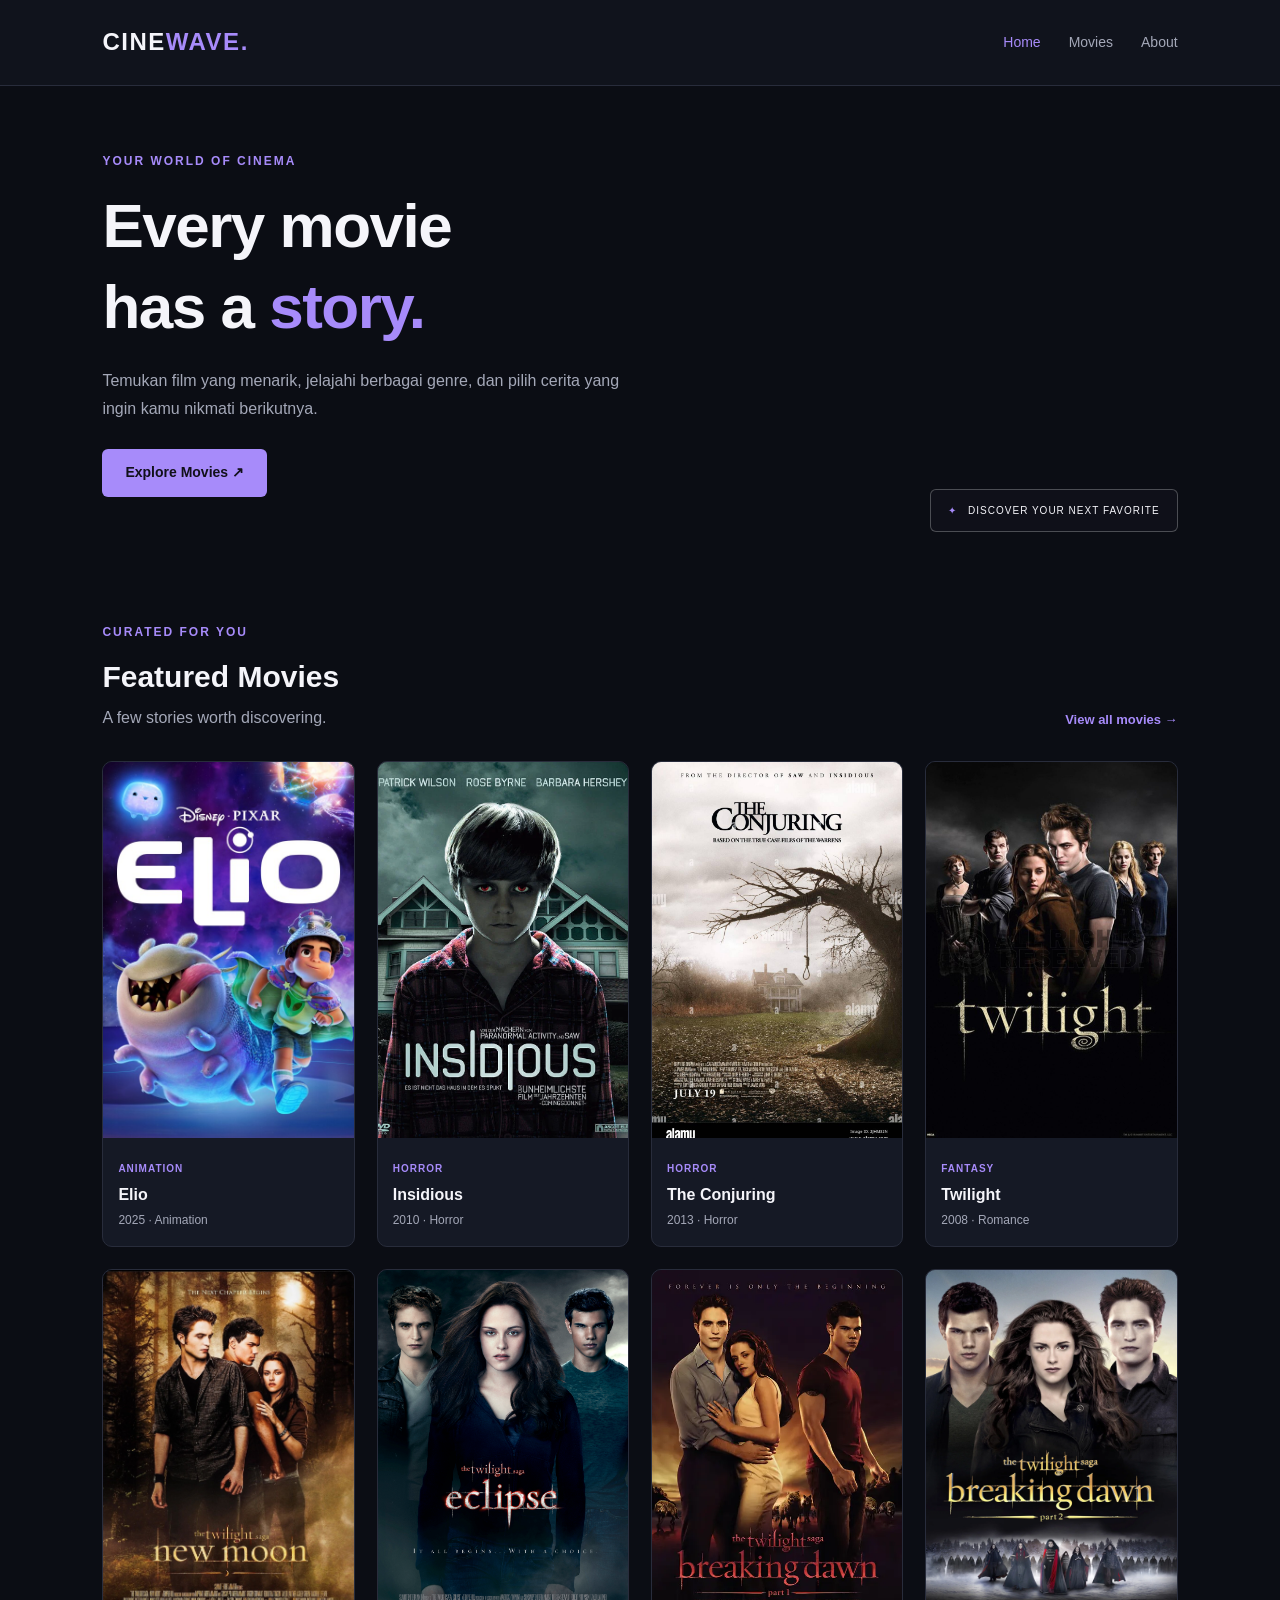
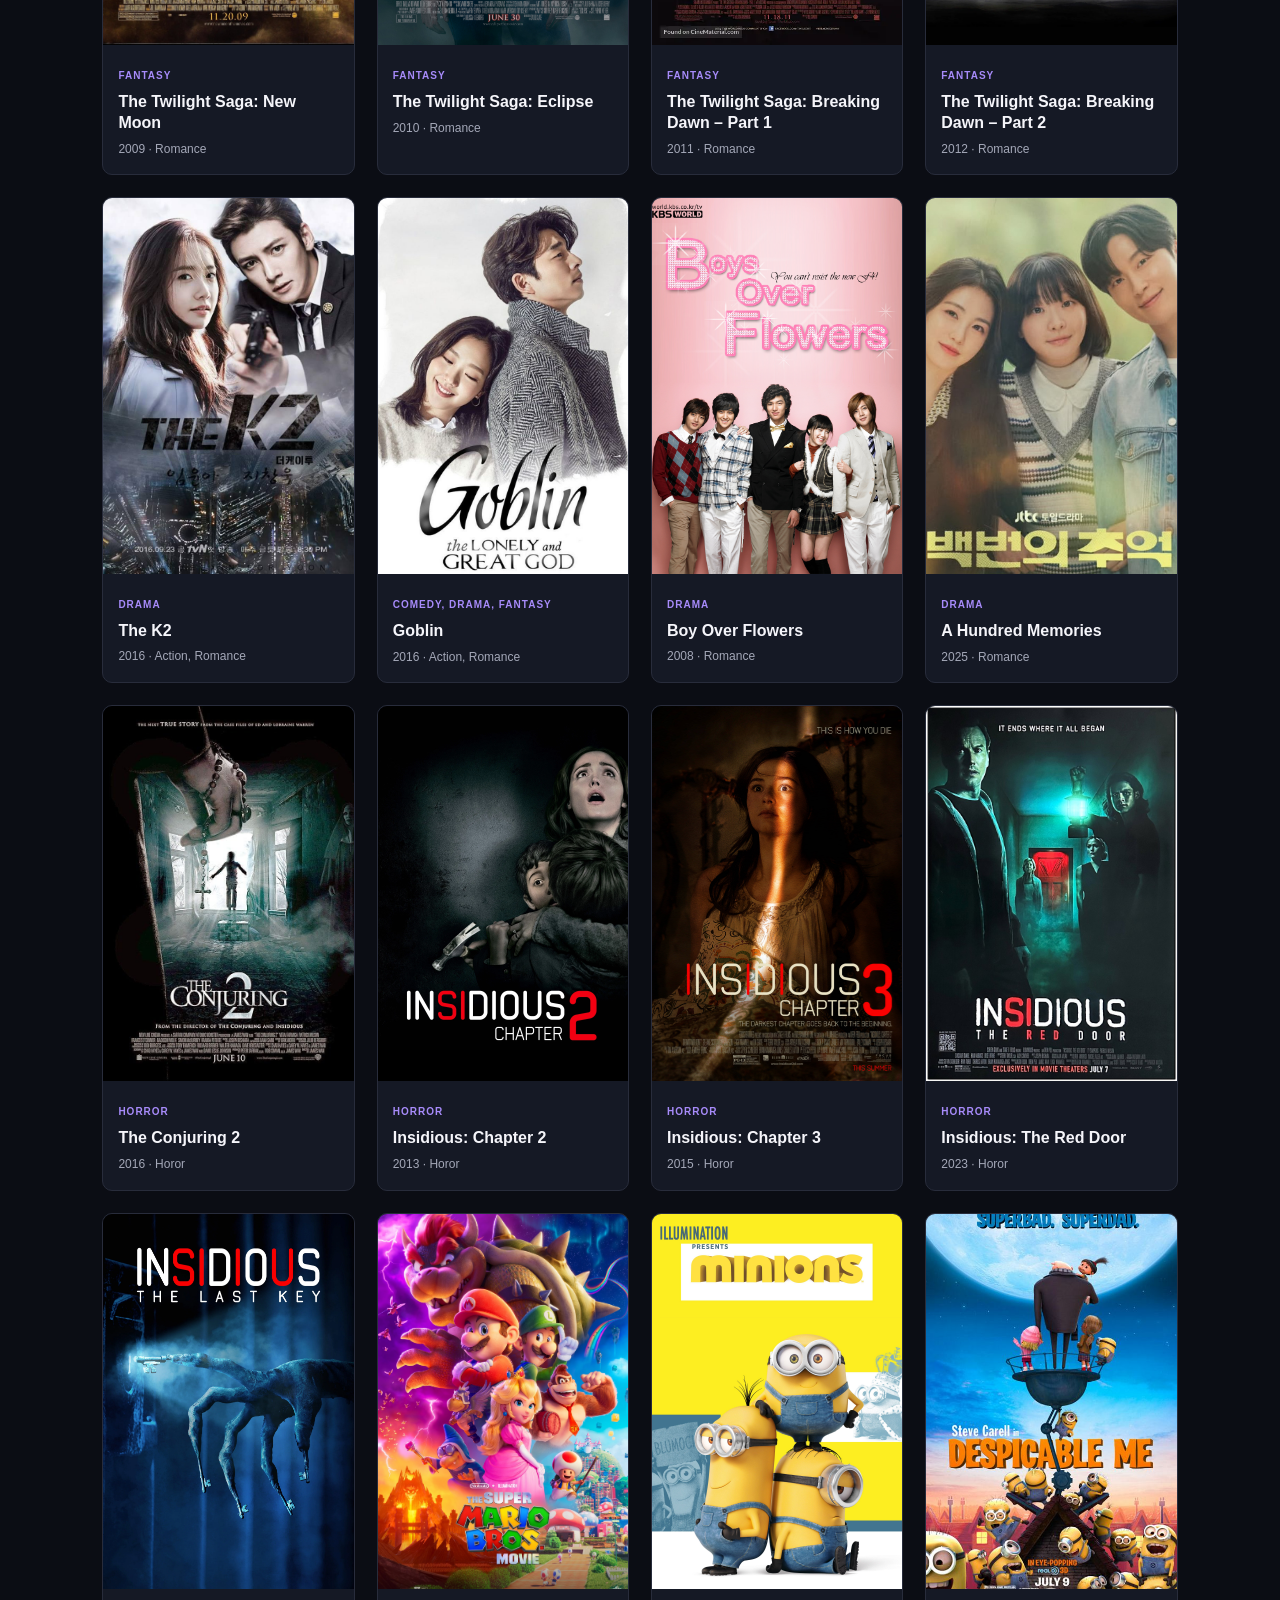
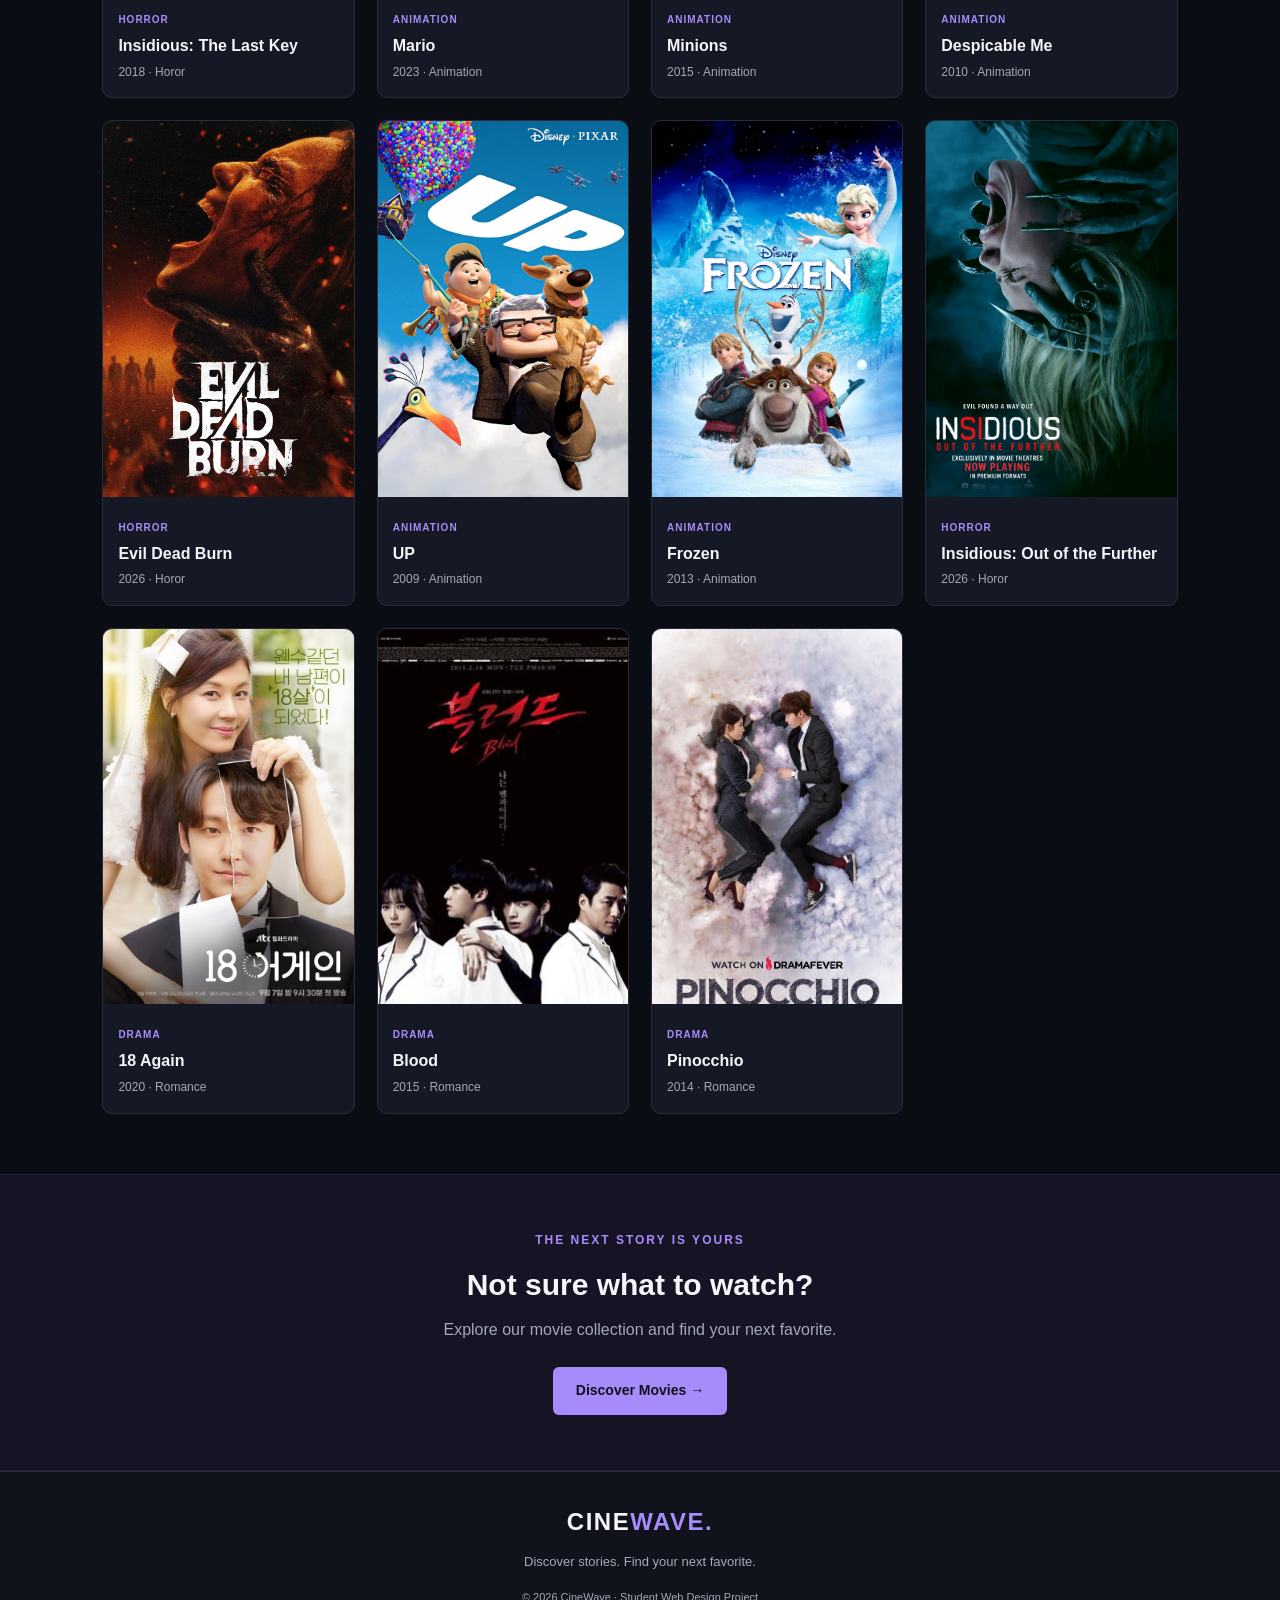
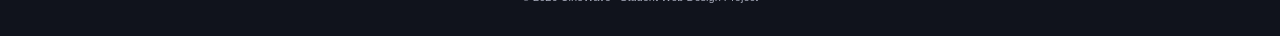
<file: index.html>
<!DOCTYPE html>
<html lang="id">
<head>
    <meta charset="UTF-8">
    <meta name="viewport" content="width=device-width, initial-scale=1.0">
    <title>CineWave | Home</title>
    <link rel="stylesheet" href="style.css">
</head>
<body>

<header class="navbar">
    <a href="index.html" class="logo">CINE<span>WAVE.</span></a>
    <nav>
        <a href="index.html" class="active">Home</a>
        <a href="film.html">Movies</a>
        <a href="profil.html">About</a>
    </nav>
</header>

<main>
    <section class="hero">
        <div class="hero-content">
            <p class="tag">YOUR WORLD OF CINEMA</p>
            <h1>Every movie<br>has a <span>story.</span></h1>
            <p>
                Temukan film yang menarik, jelajahi berbagai genre,
                dan pilih cerita yang ingin kamu nikmati berikutnya.
            </p>
            <a href="film.html" class="button">Explore Movies ↗</a>
        </div>
        <div class="hero-badge">
            <span>✦</span> DISCOVER YOUR NEXT FAVORITE
        </div>
    </section>

    <section class="section">
        <div class="section-top">
            <div>
                <p class="tag">CURATED FOR YOU</p>
                <h2>Featured Movies</h2>
                <p class="muted">A few stories worth discovering.</p>
            </div>
            <a href="film.html" class="text-link">View all movies →</a>
        </div>

        
<div class="movie-grid">

    <article class="movie-card">
        <img src="images/elio.jpeg" alt="Poster Elio"
             onerror="this.onerror=null;this.src='images/elio.jpg';">
        <div class="movie-info">
            <span class="genre">ANIMATION</span>
            <h3>Elio</h3>
            <p>2025 · Animation</p>
        </div>
    </article>

    <article class="movie-card">
        <img src="images/insidious.webp" alt="Poster Insidious">
        <div class="movie-info">
            <span class="genre">HORROR</span>
            <h3>Insidious</h3>
            <p>2010 · Horror</p>
        </div>
    </article>

    <article class="movie-card">
        <img src="images/conjuring 1.jpg" alt="Poster The Conjuring">
        <div class="movie-info">
            <span class="genre">HORROR</span>
            <h3>The Conjuring</h3>
            <p>2013 · Horror</p>
        </div>
    </article>

    <article class="movie-card">
        <img src="images/twiliight.jpg" alt="Poster Twilight">
        <div class="movie-info">
            <span class="genre">FANTASY</span>
            <h3>Twilight</h3>
            <p>2008 · Romance</p>
        </div>
    </article>

    <article class="movie-card">
        <img src="images/twilight2.jpg" alt="Poster Twilight">
        <div class="movie-info">
            <span class="genre">FANTASY</span>
            <h3>The Twilight Saga: New Moon</h3>
            <p>2009 · Romance</p>
        </div>
    </article>
    <article class="movie-card">
        <img src="images/twilight3.jpg" alt="Poster Twilight">
        <div class="movie-info">
            <span class="genre">FANTASY</span>
            <h3>The Twilight Saga: Eclipse</h3>
            <p>2010 · Romance</p>
        </div>
    </article>
    <article class="movie-card">
        <img src="images/twilight4.webp" alt="Poster Twilight">
        <div class="movie-info">
            <span class="genre">FANTASY</span>
            <h3>The Twilight Saga: Breaking Dawn – Part 1</h3>
            <p>2011 · Romance</p>
        </div>
    </article>
    <article class="movie-card">
        <img src="images/twilight5.webp" alt="Poster Twilight">
        <div class="movie-info">
            <span class="genre">FANTASY</span>
            <h3>The Twilight Saga: Breaking Dawn – Part 2</h3>
            <p>2012 · Romance</p>
        </div>
    </article>
<article class="movie-card">
        <img src="images/thek2.jpg" alt="Poster The K2">
        <div class="movie-info">
            <span class="genre">DRAMA</span>
            <h3>The K2</h3>
            <p>2016 · Action, Romance</p>
        </div>
    </article>
    <article class="movie-card">
        <img src="images/goblin.jpg" alt="Poster Goblin">
        <div class="movie-info">
            <span class="genre">COMEDY, DRAMA, FANTASY</span>
            <h3>Goblin</h3>
            <p>2016 · Action, Romance</p>
        </div>
    </article>
    <article class="movie-card">
        <img src="images/bof.jpg" alt="Poster Boy Over Flowers">
        <div class="movie-info">
            <span class="genre">DRAMA</span>
            <h3>Boy Over Flowers</h3>
            <p>2008 · Romance</p>
        </div>
    </article>
    <article class="movie-card">
        <img src="images/atm.jpg" alt="Poster A Haundred Memories">
        <div class="movie-info">
            <span class="genre">DRAMA</span>
            <h3>A Hundred Memories</h3>
            <p>2025 · Romance</p>
        </div>
    </article>
    <article class="movie-card">
        <img src="images/conjuring 2.jpg" alt="Poster conjuring 2">
        <div class="movie-info">
            <span class="genre">HORROR</span>
            <h3>The Conjuring 2</h3>
            <p>2016 · Horor</p>
        </div>
    </article>
    <article class="movie-card">
        <img src="images/insidious 2.webp" alt="Poster insidious">
        <div class="movie-info">
            <span class="genre">HORROR</span>
            <h3>Insidious: Chapter 2</h3>
            <p>2013 · Horor</p>
        </div>
    </article>
    <article class="movie-card">
        <img src="images/insidious 3.jpg" alt="Poster insidious">
        <div class="movie-info">
            <span class="genre">HORROR</span>
            <h3>Insidious: Chapter 3</h3>
            <p>2015 · Horor</p>
        </div>
    </article>
    <article class="movie-card">
        <img src="images/insidious red door final.jpg" alt="Poster insidious">
        <div class="movie-info">
            <span class="genre">HORROR</span>
            <h3>Insidious: The Red Door</h3>
            <p>2023 · Horor</p>
        </div>
    </article>
    <article class="movie-card">
        <img src="images/thelastkey.webp" alt="Poster insidious">
        <div class="movie-info">
            <span class="genre">HORROR</span>
            <h3>Insidious: The Last Key</h3>
            <p>2018 · Horor</p>
        </div>
    </article>
    <article class="movie-card">
        <img src="images/mario.jpg" alt="Poster Mario">
        <div class="movie-info">
            <span class="genre">ANIMATION</span>
            <h3>Mario</h3>
            <p>2023 · Animation</p>
        </div>
    </article>
    <article class="movie-card">
        <img src="images/minions1.jpg" alt="Poster minions1">
        <div class="movie-info">
            <span class="genre">ANIMATION</span>
            <h3>Minions</h3>
            <p>2015 · Animation</p>
        </div>
    </article>
    <article class="movie-card">
        <img src="images/Despicable Me Poster.jpg" alt="Poster minions1">
        <div class="movie-info">
            <span class="genre">ANIMATION</span>
            <h3>Despicable Me</h3>
            <p>2010 · Animation</p>
        </div>
    </article>
    <article class="movie-card">
        <img src="images/evildeadburn2.webp" alt="Poster Evil Dead Burn">
        <div class="movie-info">
            <span class="genre">HORROR</span>
            <h3>Evil Dead Burn</h3>
            <p>2026 · Horor</p>
        </div>
    </article>
    <article class="movie-card">
        <img src="images/up.jpg" alt="Poster up">
        <div class="movie-info">
            <span class="genre">ANIMATION</span>
            <h3>UP</h3>
            <p>2009 · Animation</p>
        </div>
    </article>
    <article class="movie-card">
        <img src="images/frozen-franchise-poster.avif" alt="Poster frozen">
        <div class="movie-info">
            <span class="genre">ANIMATION</span>
            <h3>Frozen</h3>
            <p>2013 · Animation</p>
        </div>
    </article>
    <article class="movie-card">
        <img src="images/insidious terbaru.jpg" alt="Poster insidious">
        <div class="movie-info">
            <span class="genre">HORROR</span>
            <h3>Insidious: Out of the Further</h3>
            <p>2026 · Horor</p>
        </div>
    </article>
    <article class="movie-card">
        <img src="images/18-again-poster.jpg" alt="Poster again">
        <div class="movie-info">
            <span class="genre">DRAMA</span>
            <h3>18 Again</h3>
            <p>2020 · Romance</p>
        </div>
    </article>
    <article class="movie-card">
        <img src="images/Bloodkdrama.jpg" alt="Poster blood">
        <div class="movie-info">
            <span class="genre">DRAMA</span>
            <h3>Blood</h3>
            <p>2015 · Romance</p>
        </div>
    </article>
    <article class="movie-card">
        <img src="images/pinochhio.webp" alt="pinochhio">
        <div class="movie-info">
            <span class="genre">DRAMA</span>
            <h3>Pinocchio</h3>
            <p>2014 · Romance</p>
        </div>
    </article>

</div>
    </section>

    <section class="discover">
        <p class="tag">THE NEXT STORY IS YOURS</p>
        <h2>Not sure what to watch?</h2>
        <p>Explore our movie collection and find your next favorite.</p>
        <a href="film.html" class="button">Discover Movies →</a>
    </section>
</main>

<footer>
    <a href="index.html" class="logo">CINE<span>WAVE.</span></a>
    <p>Discover stories. Find your next favorite.</p>
    <p class="copyright">© 2026 CineWave · Student Web Design Project</p>
</footer>

</body>
</html>
</file>
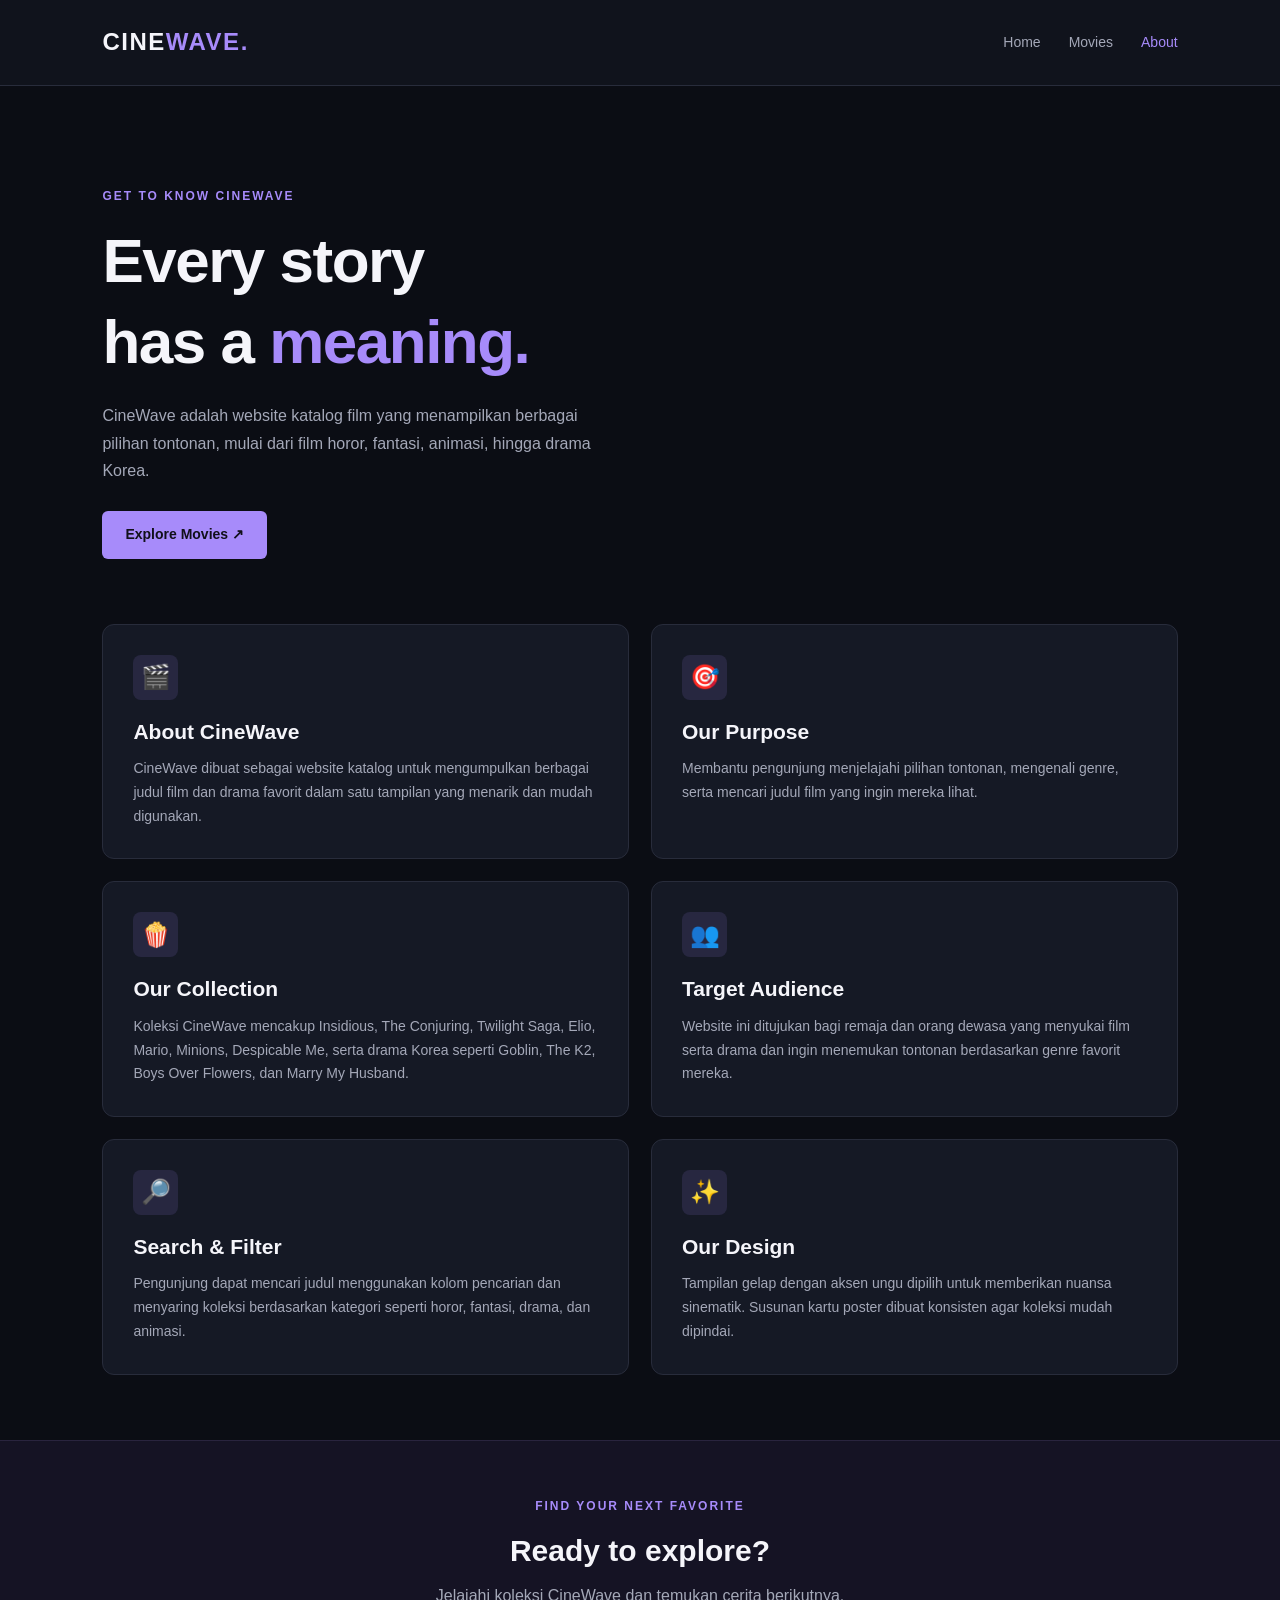
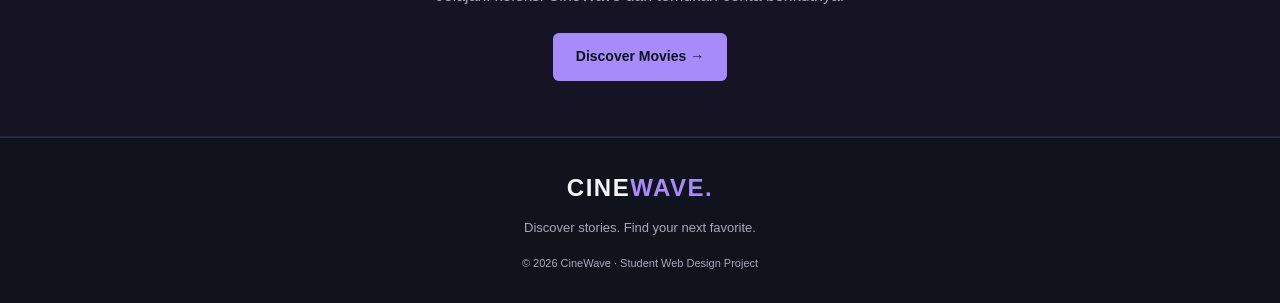
<file: profil.html>
<!DOCTYPE html>
<html lang="id">
<head>
    <meta charset="UTF-8">
    <meta name="viewport" content="width=device-width, initial-scale=1.0">
    <title>CineWave | About</title>
    <link rel="stylesheet" href="style.css">
</head>
<body>

<header class="navbar">
    <a href="index.html" class="logo">CINE<span>WAVE.</span></a>
    <nav>
        <a href="index.html">Home</a>
        <a href="film.html">Movies</a>
        <a href="profil.html" class="active">About</a>
    </nav>
</header>

<main class="about-page">

    <section class="about-hero">
        <p class="tag">GET TO KNOW CINEWAVE</p>
        <h1>Every story<br>has a <span>meaning.</span></h1>
        <p>
            CineWave adalah website katalog film yang menampilkan
            berbagai pilihan tontonan, mulai dari film horor,
            fantasi, animasi, hingga drama Korea.
        </p>
        <a href="film.html" class="button">Explore Movies ↗</a>
    </section>

    <section class="about-grid">

        <article class="about-card">
            <div class="about-icon">🎬</div>
            <h2>About CineWave</h2>
            <p>
                CineWave dibuat sebagai website katalog untuk
                mengumpulkan berbagai judul film dan drama favorit
                dalam satu tampilan yang menarik dan mudah digunakan.
            </p>
        </article>

        <article class="about-card">
            <div class="about-icon">🎯</div>
            <h2>Our Purpose</h2>
            <p>
                Membantu pengunjung menjelajahi pilihan tontonan,
                mengenali genre, serta mencari judul film yang
                ingin mereka lihat.
            </p>
        </article>

        <article class="about-card">
            <div class="about-icon">🍿</div>
            <h2>Our Collection</h2>
            <p>
                Koleksi CineWave mencakup Insidious, The Conjuring,
                Twilight Saga, Elio, Mario, Minions, Despicable Me,
                serta drama Korea seperti Goblin, The K2,
                Boys Over Flowers, dan Marry My Husband.
            </p>
        </article>

        <article class="about-card">
            <div class="about-icon">👥</div>
            <h2>Target Audience</h2>
            <p>
                Website ini ditujukan bagi remaja dan orang dewasa
                yang menyukai film serta drama dan ingin menemukan
                tontonan berdasarkan genre favorit mereka.
            </p>
        </article>

        <article class="about-card">
            <div class="about-icon">🔎</div>
            <h2>Search & Filter</h2>
            <p>
                Pengunjung dapat mencari judul menggunakan kolom
                pencarian dan menyaring koleksi berdasarkan kategori
                seperti horor, fantasi, drama, dan animasi.
            </p>
        </article>

        <article class="about-card">
            <div class="about-icon">✨</div>
            <h2>Our Design</h2>
            <p>
                Tampilan gelap dengan aksen ungu dipilih untuk
                memberikan nuansa sinematik. Susunan kartu poster
                dibuat konsisten agar koleksi mudah dipindai.
            </p>
        </article>

    </section>

</main>

<section class="discover">
    <p class="tag">FIND YOUR NEXT FAVORITE</p>
    <h2>Ready to explore?</h2>
    <p>Jelajahi koleksi CineWave dan temukan cerita berikutnya.</p>
    <a href="film.html" class="button">Discover Movies →</a>
</section>

<footer>
    <a href="index.html" class="logo">CINE<span>WAVE.</span></a>
    <p>Discover stories. Find your next favorite.</p>
    <p class="copyright">© 2026 CineWave · Student Web Design Project</p>
</footer>

</body>
</html>
</file>
<file: style.css>
/* ===== DASAR ===== */
* {
    margin: 0;
    padding: 0;
    box-sizing: border-box;
}

:root {
    --bg: #0b0d14;
    --surface: #151925;
    --text: #f5f5fa;
    --muted: #a4a8b8;
    --accent: #a78bfa;
    --border: #282c3b;
}

body {
    font-family: Arial, Helvetica, sans-serif;
    background: var(--bg);
    color: var(--text);
    line-height: 1.7;
}

a {
    text-decoration: none;
    color: inherit;
}

img {
    display: block;
    max-width: 100%;
}

h1, h2, h3 {
    line-height: 1.3;
}

.logo {
    font-size: 24px;
    font-weight: 900;
    letter-spacing: 1.5px;
}

.logo span,
.hero h1 span,
.catalog h1 span,
.about-hero h1 span {
    color: var(--accent);
}

/* ===== NAVIGASI ===== */
.navbar {
    display: flex;
    align-items: center;
    justify-content: space-between;
    gap: 20px;
    padding: 22px 8%;
    background: #10131c;
    border-bottom: 1px solid var(--border);
}

nav {
    display: flex;
    gap: 28px;
}

nav a {
    color: var(--muted);
    font-size: 14px;
    transition: color 0.3s;
}

nav a:hover,
nav a.active {
    color: var(--accent);
}

/* ===== HERO HOME ===== */
.hero {
    position: relative;
    min-height: 470px;
    display: flex;
    align-items: center;
    padding: 65px 8%;
    background:
        linear-gradient(90deg, #0b0d14 5%, #0b0d14e8 52%, #0b0d1470),
        url("https://images.unsplash.com/photo-1489599849927-2ee91cede3ba?auto=format&fit=crop&w=1600&q=85")
        center/cover;
}

.hero-content {
    max-width: 570px;
}

.tag {
    color: var(--accent);
    font-size: 12px;
    font-weight: bold;
    letter-spacing: 2px;
    margin-bottom: 15px;
}

.hero h1,
.about-hero h1 {
    font-size: clamp(38px, 5vw, 62px);
    margin-bottom: 20px;
    letter-spacing: -1.5px;
}

.hero-content > p:not(.tag),
.about-hero > p:not(.tag) {
    color: var(--muted);
    max-width: 520px;
    margin-bottom: 27px;
}

.button {
    display: inline-block;
    padding: 12px 23px;
    background: var(--accent);
    color: #11101a;
    border-radius: 6px;
    font-size: 14px;
    font-weight: bold;
    transition: 0.3s;
}

.button:hover {
    background: #c4b5fd;
    transform: translateY(-2px);
}

.hero-badge {
    position: absolute;
    right: 8%;
    bottom: 30px;
    padding: 12px 17px;
    border: 1px solid #ffffff40;
    border-radius: 6px;
    background: #11131bc9;
    font-size: 10px;
    letter-spacing: 1px;
}

.hero-badge span {
    color: var(--accent);
    margin-right: 7px;
}

/* ===== BAGIAN KATALOG ===== */
.section {
    padding: 60px 8%;
}

.section-top {
    display: flex;
    align-items: end;
    justify-content: space-between;
    gap: 20px;
    margin-bottom: 30px;
}

.section h2,
.discover h2 {
    font-size: 30px;
    margin-bottom: 8px;
}

.muted,
.subtext {
    color: var(--muted);
}

.text-link {
    color: var(--accent);
    font-size: 13px;
    font-weight: bold;
    white-space: nowrap;
}

.movie-grid {
    display: grid;
    grid-template-columns: repeat(4, minmax(0, 1fr));
    gap: 22px;
}

.movie-card {
    min-width: 0;
    overflow: hidden;
    background: var(--surface);
    border: 1px solid var(--border);
    border-radius: 10px;
    transition: transform 0.3s, border-color 0.3s;
}

.movie-card:hover {
    transform: translateY(-6px);
    border-color: var(--accent);
}

.movie-card img {
    width: 100%;
    aspect-ratio: 2 / 3;
    object-fit: cover;
    background: #222635;
}

.movie-info {
    padding: 15px;
}

.genre {
    display: inline-block;
    color: var(--accent);
    font-size: 10px;
    font-weight: bold;
    letter-spacing: 1px;
    margin-bottom: 8px;
}

.movie-info h3 {
    font-size: 16px;
    margin-bottom: 5px;
}

.movie-info p {
    font-size: 12px;
    color: var(--muted);
}

.movie-info .description {
    margin-top: 10px;
    line-height: 1.6;
}

/* ===== KATALOG FILM ===== */
.catalog {
    min-height: 75vh;
}

.catalog h1 {
    font-size: clamp(36px, 4vw, 48px);
    margin-bottom: 12px;
}

.collection-note {
    display: flex;
    align-items: center;
    gap: 12px;
    padding: 15px 18px;
    margin: 30px 0;
    border: 1px solid var(--border);
    background: var(--surface);
    border-radius: 8px;
}

.collection-note span {
    color: var(--accent);
    font-size: 22px;
}

.collection-note p {
    color: var(--muted);
    font-size: 13px;
}

/* ===== HALAMAN ABOUT ===== */
.about-page {
    padding-top: 35px;
}

.about-hero {
    padding: 65px 8%;
}

.about-hero > p:not(.tag) {
    font-size: 16px;
}

.about-grid {
    display: grid;
    grid-template-columns: repeat(2, minmax(0, 1fr));
    gap: 22px;
    padding: 0 8% 65px;
}

.about-card {
    background: var(--surface);
    border: 1px solid var(--border);
    border-radius: 12px;
    padding: 30px;
}

.about-icon {
    display: inline-flex;
    width: 45px;
    height: 45px;
    align-items: center;
    justify-content: center;
    color: var(--accent);
    background: #a78bfa20;
    border-radius: 8px;
    font-size: 24px;
    margin-bottom: 18px;
}

.about-card h2 {
    margin-bottom: 12px;
    font-size: 21px;
}

.about-card p {
    color: var(--muted);
    font-size: 14px;
}

/* ===== BAGIAN AJAKAN ===== */
.discover {
    text-align: center;
    padding: 55px 8%;
    background: #151324;
    border-top: 1px solid #29243e;
    border-bottom: 1px solid #29243e;
}

.discover > p:not(.tag) {
    color: var(--muted);
    margin: 12px 0 24px;
}

/* ===== FOOTER ===== */
footer {
    text-align: center;
    padding: 30px 15px;
    background: #10131c;
    border-top: 1px solid var(--border);
}

footer > p {
    color: var(--muted);
    font-size: 13px;
    margin-top: 8px;
}

footer .copyright {
    font-size: 11px;
    margin-top: 15px;
}

/* ===== RESPONSIVE UNTUK HP ===== */
@media (max-width: 900px) {
    .movie-grid {
        grid-template-columns: repeat(2, minmax(0, 1fr));
    }

    .hero-badge {
        right: 6%;
    }
}

@media (max-width: 600px) {
    .navbar {
        flex-direction: column;
        padding: 20px 5%;
    }

    nav {
        justify-content: center;
        flex-wrap: wrap;
        gap: 12px 22px;
    }

    .hero {
        min-height: 430px;
        padding: 45px 6%;
    }

    .hero-badge {
        display: none;
    }

    .section {
        padding: 42px 6%;
    }

    .section-top {
        align-items: start;
        flex-direction: column;
    }

    .movie-grid {
        gap: 13px;
    }

    .movie-info {
        padding: 10px;
    }

    .movie-info h3 {
        font-size: 14px;
    }

    .about-hero {
        padding: 45px 6%;
    }

    .about-grid {
        grid-template-columns: 1fr;
        padding: 0 6% 45px;
    }

    .discover {
        padding: 45px 6%;
    }
}

/* ===== PENCARIAN DAN FILTER MOVIES ===== */

.search-input {
    width: 100%;
    padding: 13px 16px;
    margin: 25px 0 18px;
    border: 1px solid var(--border);
    border-radius: 7px;
    background: var(--surface);
    color: var(--text);
    font-size: 14px;
    outline: none;
}

.search-input:focus {
    border-color: var(--accent);
}

.search-input::placeholder {
    color: var(--muted);
}

.catalog-tools {
    display: flex;
    flex-wrap: wrap;
    gap: 10px;
    margin-bottom: 20px;
}

.catalog-tools button {
    padding: 9px 15px;
    border: 1px solid var(--border);
    border-radius: 20px;
    background: var(--surface);
    color: var(--muted);
    cursor: pointer;
    transition: 0.3s;
}

.catalog-tools button:hover,
.catalog-tools button.selected {
    background: var(--accent);
    color: #11101a;
    border-color: var(--accent);
}

.result-count,
.empty-message {
    color: var(--muted);
    font-size: 13px;
    margin-bottom: 20px;
}

.empty-message {
    display: none;
}

.movie-card[hidden] {
    display: none;
}

/* ===== POP-UP DETAIL FILM CINEWAVE ===== */

.film-modal {
    display: none;
    position: fixed;
    inset: 0;
    z-index: 9999;
    padding: 24px;
    background: rgba(5, 7, 20, 0.86);
    backdrop-filter: blur(8px);
    overflow-y: auto;
    align-items: center;
    justify-content: center;
}

.film-modal.show {
    display: flex;
}

.film-modal-content {
    position: relative;
    width: 100%;
    max-width: 850px;
    margin: auto;
    padding: 30px;
    border: 1px solid rgba(167, 139, 250, 0.35);
    border-radius: 20px;
    background: linear-gradient(145deg, #17182f, #0d1022);
    color: #f5f5ff;
    box-shadow: 0 20px 70px rgba(0, 0, 0, 0.5);
    animation: modalAppear 0.25s ease;
}

.modal-film-layout {
    display: grid;
    grid-template-columns: 260px 1fr;
    gap: 30px;
    align-items: start;
}

.modal-poster img {
    display: block;
    width: 100%;
    max-height: 390px;
    object-fit: contain;
    border-radius: 12px;
    background: #090b17;
}

.modal-info h2 {
    margin: 8px 35px 14px 0;
    color: #c4b5fd;
    font-size: 28px;
}

.modal-label {
    margin: 0;
    color: #a78bfa;
    font-size: 12px;
    font-weight: bold;
    letter-spacing: 2px;
}

.modal-info h3 {
    margin: 24px 0 10px;
    color: #ffffff;
}

.modal-info p {
    line-height: 1.8;
    color: #d0d2e5;
}

.modal-meta {
    display: flex;
    flex-wrap: wrap;
    gap: 8px;
    margin-bottom: 18px;
}

.modal-meta span {
    padding: 7px 12px;
    border-radius: 20px;
    background: rgba(167, 139, 250, 0.15);
    border: 1px solid rgba(167, 139, 250, 0.3);
    color: #ddd6fe;
    font-size: 13px;
}

.modal-close {
    position: absolute;
    top: 12px;
    right: 16px;
    width: 38px;
    height: 38px;
    border: none;
    border-radius: 50%;
    background: #292746;
    color: white;
    font-size: 28px;
    cursor: pointer;
    transition: 0.2s;
}

.modal-close:hover {
    background: #7c3aed;
    transform: rotate(90deg);
}

.modal-back {
    margin-top: 18px;
    padding: 12px 18px;
    border: none;
    border-radius: 8px;
    background: #8b5cf6;
    color: white;
    font-size: 14px;
    font-weight: bold;
    cursor: pointer;
    transition: 0.2s;
}

.modal-back:hover {
    background: #7c3aed;
    transform: translateY(-2px);
}

@keyframes modalAppear {
    from {
        opacity: 0;
        transform: translateY(12px) scale(0.98);
    }
    to {
        opacity: 1;
        transform: translateY(0) scale(1);
    }
}

/* Tampilan HP */
@media (max-width: 600px) {
    .film-modal {
        padding: 12px;
        align-items: flex-start;
    }

    .film-modal-content {
        margin: 12px auto;
        padding: 22px 18px;
        border-radius: 15px;
    }

    .modal-film-layout {
        grid-template-columns: 1fr;
        gap: 18px;
    }

    .modal-poster {
        text-align: center;
    }

    .modal-poster img {
        width: auto;
        max-width: 190px;
        max-height: 260px;
        margin: auto;
    }

    .modal-info h2 {
        font-size: 23px;
    }

    .modal-info h3 {
        margin-top: 18px;
    }
}
</file>
